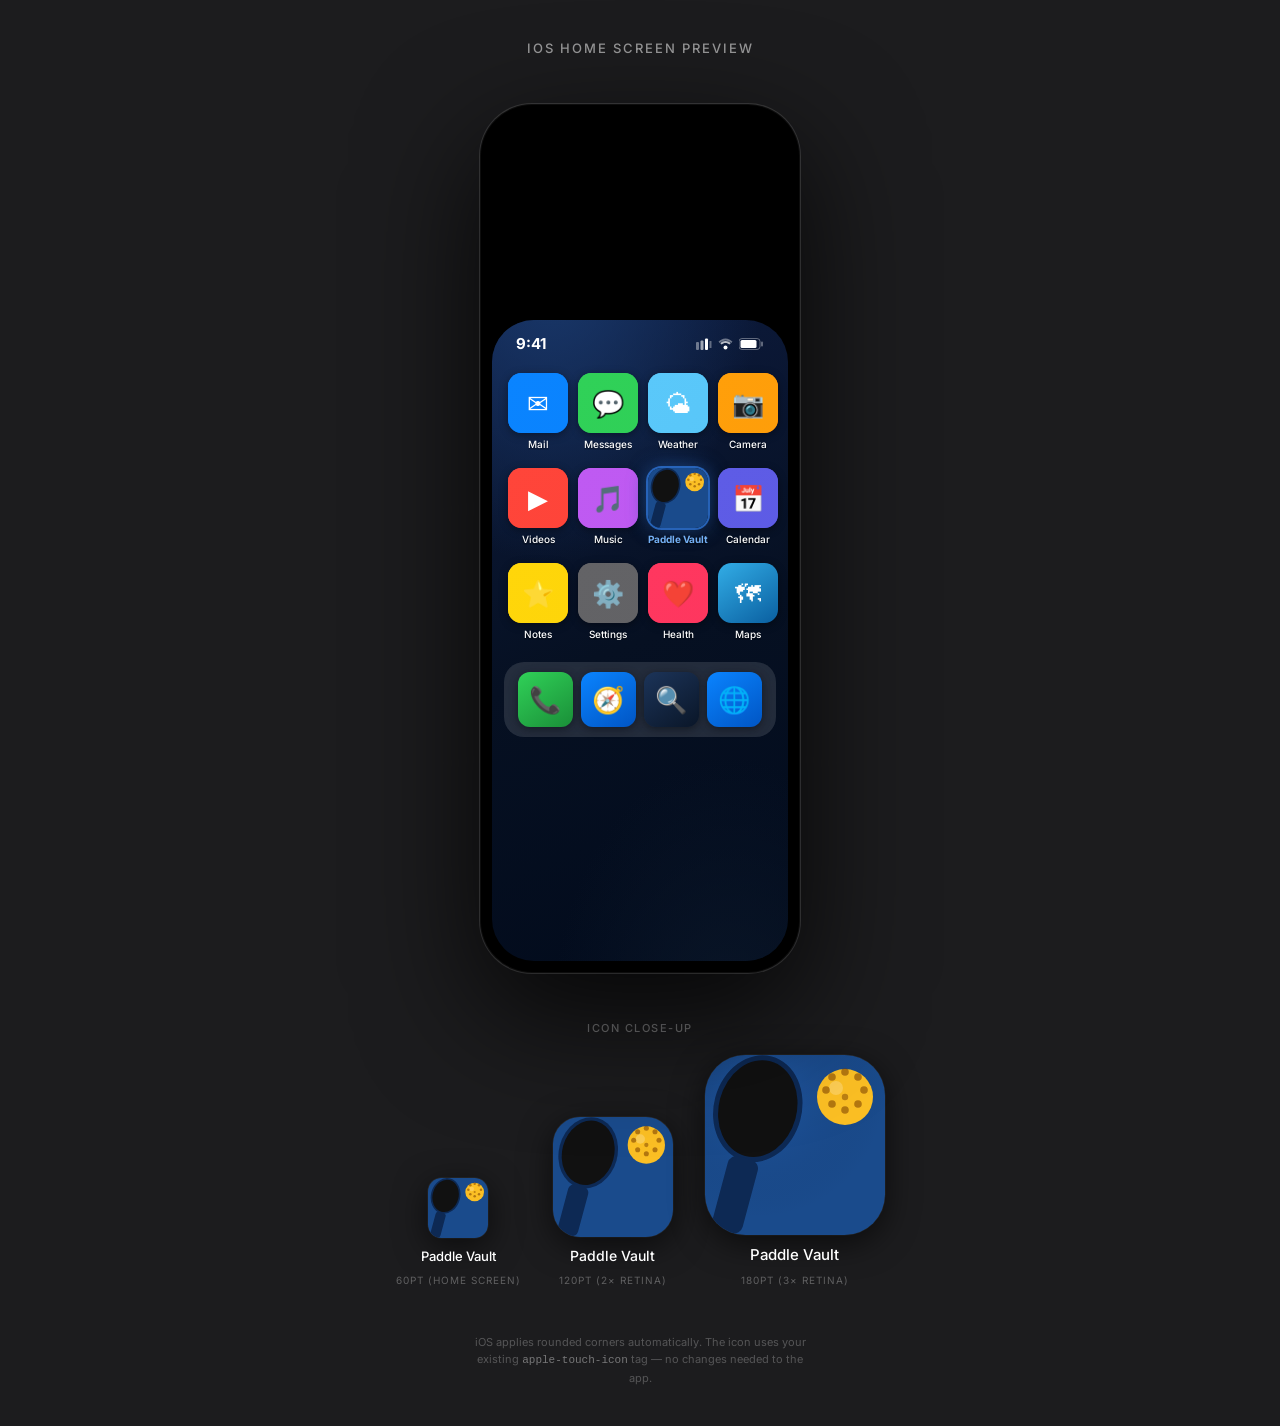
<file: ios-icon-preview.html>
<!DOCTYPE html>
<html lang="en">
<head>
<meta charset="UTF-8">
<meta name="viewport" content="width=device-width, initial-scale=1.0">
<title>iOS Icon Preview — Paddle Vault</title>
<link href="https://fonts.googleapis.com/css2?family=SF+Pro+Display:wght@400;600&family=Inter:wght@400;500;600&display=swap" rel="stylesheet">
<style>
  * { margin: 0; padding: 0; box-sizing: border-box; }

  body {
    font-family: 'Inter', -apple-system, sans-serif;
    background: #1c1c1e;
    min-height: 100vh;
    display: flex;
    flex-direction: column;
    align-items: center;
    justify-content: center;
    gap: 48px;
    padding: 40px 24px;
  }

  h1 {
    color: rgba(255,255,255,0.55);
    font-size: 13px;
    letter-spacing: 2px;
    text-transform: uppercase;
    font-weight: 500;
  }

  /* ── PHONE FRAME ──────────────────────────────────── */
  .phone {
    width: 320px;
    background: #000;
    border-radius: 52px;
    padding: 12px;
    box-shadow:
      0 0 0 1px rgba(255,255,255,0.12),
      0 40px 120px rgba(0,0,0,0.8),
      inset 0 0 0 1px rgba(255,255,255,0.05);
    position: relative;
  }

  /* notch / dynamic island */
  .island {
    width: 96px;
    height: 30px;
    background: #000;
    border-radius: 20px;
    margin: 0 auto 10px;
    position: relative;
    z-index: 2;
  }

  .screen {
    background: #000;
    border-radius: 42px;
    overflow: hidden;
    position: relative;
    aspect-ratio: 390/844;
  }

  /* wallpaper */
  .wallpaper {
    position: absolute;
    inset: 0;
    background:
      radial-gradient(ellipse 120% 80% at 20% -10%, #1a3a6e 0%, transparent 60%),
      radial-gradient(ellipse 100% 70% at 80% 110%, #0a1628 0%, transparent 60%),
      linear-gradient(160deg, #0d1b3e 0%, #061022 50%, #020b1c 100%);
  }

  /* status bar */
  .status-bar {
    position: relative;
    z-index: 10;
    display: flex;
    justify-content: space-between;
    align-items: center;
    padding: 14px 24px 0;
    color: white;
    font-size: 12px;
    font-weight: 600;
  }

  .status-time { font-size: 15px; font-weight: 700; }
  .status-icons { display: flex; align-items: center; gap: 6px; font-size: 11px; }

  /* home screen grid */
  .home-grid {
    position: relative;
    z-index: 5;
    padding: 20px 16px 0;
    display: grid;
    grid-template-columns: repeat(4, 1fr);
    gap: 18px 10px;
  }

  /* generic app icon */
  .app {
    display: flex;
    flex-direction: column;
    align-items: center;
    gap: 5px;
  }

  .app-icon {
    width: 60px;
    height: 60px;
    border-radius: 13.5px;
    overflow: hidden;
    box-shadow: 0 2px 8px rgba(0,0,0,0.4);
    flex-shrink: 0;
  }

  .app-label {
    font-size: 10px;
    color: white;
    font-weight: 500;
    text-align: center;
    text-shadow: 0 1px 3px rgba(0,0,0,0.8);
    max-width: 62px;
    overflow: hidden;
    text-overflow: ellipsis;
    white-space: nowrap;
  }

  /* Our icon — highlighted with a subtle glow */
  .app.featured .app-icon {
    box-shadow:
      0 0 0 2px rgba(45,114,210,0.8),
      0 0 20px rgba(45,114,210,0.6),
      0 4px 16px rgba(0,0,0,0.5);
  }

  /* generic placeholder icons */
  .icon-gray   { background: linear-gradient(145deg, #636366, #3a3a3c); }
  .icon-blue   { background: linear-gradient(145deg, #0a84ff, #0055c4); }
  .icon-green  { background: linear-gradient(145deg, #30d158, #1a8f38); }
  .icon-orange { background: linear-gradient(145deg, #ff9f0a, #c85000); }
  .icon-red    { background: linear-gradient(145deg, #ff453a, #bf1a12); }
  .icon-purple { background: linear-gradient(145deg, #bf5af2, #8a3bc1); }
  .icon-teal   { background: linear-gradient(145deg, #5ac8fa, #0077a8); }
  .icon-pink   { background: linear-gradient(145deg, #ff375f, #bf1945); }
  .icon-indigo { background: linear-gradient(145deg, #5e5ce6, #3634a3); }
  .icon-yellow { background: linear-gradient(145deg, #ffd60a, #c4a000); }

  /* dock */
  .dock {
    position: relative;
    z-index: 5;
    margin: 22px 12px 10px;
    background: rgba(255,255,255,0.12);
    backdrop-filter: blur(20px);
    -webkit-backdrop-filter: blur(20px);
    border-radius: 20px;
    padding: 10px;
    display: flex;
    justify-content: space-around;
    align-items: center;
  }

  .dock .app-icon {
    width: 55px;
    height: 55px;
    border-radius: 12px;
  }

  /* side buttons */
  .btn-side {
    position: absolute;
    background: #1a1a1a;
    border-radius: 3px;
  }
  .btn-power { right: -11px; top: 90px; width: 4px; height: 66px; }
  .btn-vol-up { left: -11px; top: 80px; width: 4px; height: 38px; }
  .btn-vol-dn { left: -11px; top: 126px; width: 4px; height: 38px; }
  .btn-silent { left: -11px; top: 56px; width: 4px; height: 22px; border-radius: 3px; }

  /* home indicator */
  .home-indicator {
    height: 28px;
    display: flex;
    align-items: center;
    justify-content: center;
  }
  .home-bar {
    width: 120px;
    height: 4px;
    background: rgba(255,255,255,0.4);
    border-radius: 2px;
  }

  /* ── ICON CLOSE-UP ────────────────────────────────── */
  .closeup-section {
    display: flex;
    flex-direction: column;
    align-items: center;
    gap: 20px;
  }

  .closeup-label {
    color: rgba(255,255,255,0.4);
    font-size: 11px;
    letter-spacing: 1.5px;
    text-transform: uppercase;
    font-weight: 500;
  }

  .closeup-row {
    display: flex;
    align-items: flex-end;
    gap: 32px;
  }

  .closeup-item {
    display: flex;
    flex-direction: column;
    align-items: center;
    gap: 10px;
  }

  .closeup-size {
    color: rgba(255,255,255,0.3);
    font-size: 10px;
    letter-spacing: 1px;
    text-transform: uppercase;
  }

  .icon-lg {
    border-radius: 22.5%;
    overflow: hidden;
    box-shadow: 0 8px 32px rgba(0,0,0,0.6), 0 0 0 0.5px rgba(255,255,255,0.1);
  }

  .icon-app-label-lg {
    font-size: 13px;
    color: white;
    font-weight: 500;
    text-align: center;
  }
</style>
</head>
<body>

<h1>iOS Home Screen Preview</h1>

<!-- ── PHONE MOCKUP ── -->
<div class="phone">
  <div class="btn-power"></div>
  <div class="btn-silent"></div>
  <div class="btn-vol-up"></div>
  <div class="btn-vol-dn"></div>

  <div class="island"></div>

  <div class="screen">
    <div class="wallpaper"></div>

    <div class="status-bar">
      <span class="status-time">9:41</span>
      <div class="status-icons">
        <svg width="16" height="12" viewBox="0 0 16 12" fill="white">
          <rect x="0" y="4" width="3" height="8" rx="1" opacity="0.4"/>
          <rect x="4.5" y="2.5" width="3" height="9.5" rx="1" opacity="0.6"/>
          <rect x="9" y="0.5" width="3" height="11.5" rx="1"/>
          <rect x="13.5" y="3" width="2" height="7" rx="0.5" opacity="0.35"/>
        </svg>
        <svg width="15" height="12" viewBox="0 0 15 12" fill="white">
          <path d="M7.5 2.5C9.8 2.5 11.8 3.5 13.2 5.1L14.5 3.8C12.7 1.8 10.2 0.5 7.5 0.5C4.8 0.5 2.3 1.8 0.5 3.8L1.8 5.1C3.2 3.5 5.2 2.5 7.5 2.5Z" opacity="0.4"/>
          <path d="M7.5 5C9 5 10.4 5.6 11.4 6.6L12.7 5.3C11.3 3.9 9.5 3 7.5 3C5.5 3 3.7 3.9 2.3 5.3L3.6 6.6C4.6 5.6 6 5 7.5 5Z" opacity="0.7"/>
          <circle cx="7.5" cy="9.5" r="2"/>
        </svg>
        <svg width="25" height="12" viewBox="0 0 25 12" fill="white">
          <rect x="0" y="0.5" width="21" height="11" rx="3" stroke="white" stroke-width="1" fill="none" opacity="0.35"/>
          <rect x="22" y="3.5" width="2" height="5" rx="1" opacity="0.35"/>
          <rect x="1.5" y="2" width="16" height="8" rx="1.5"/>
        </svg>
      </div>
    </div>

    <!-- app grid -->
    <div class="home-grid">
      <!-- row 1 -->
      <div class="app">
        <div class="app-icon icon-blue">
          <svg viewBox="0 0 60 60" width="60" height="60"><rect width="60" height="60" fill="url(#b)"/><defs><linearGradient id="b" x1="0" y1="0" x2="60" y2="60"><stop offset="0" stop-color="#0a84ff"/><stop offset="1" stop-color="#0055c4"/></linearGradient></defs><text x="30" y="40" text-anchor="middle" font-size="26" fill="white" font-family="Arial">✉</text></svg>
        </div>
        <span class="app-label">Mail</span>
      </div>
      <div class="app">
        <div class="app-icon icon-green">
          <svg viewBox="0 0 60 60" width="60" height="60"><rect width="60" height="60" fill="url(#g)"/><defs><linearGradient id="g" x1="0" y1="0" x2="60" y2="60"><stop offset="0" stop-color="#30d158"/><stop offset="1" stop-color="#1a8f38"/></linearGradient></defs><text x="30" y="40" text-anchor="middle" font-size="26" fill="white" font-family="Arial">💬</text></svg>
        </div>
        <span class="app-label">Messages</span>
      </div>
      <div class="app">
        <div class="app-icon icon-teal">
          <svg viewBox="0 0 60 60" width="60" height="60"><rect width="60" height="60" fill="url(#t)"/><defs><linearGradient id="t" x1="0" y1="0" x2="60" y2="60"><stop offset="0" stop-color="#5ac8fa"/><stop offset="1" stop-color="#0077a8"/></linearGradient></defs><text x="30" y="40" text-anchor="middle" font-size="26" fill="white" font-family="Arial">🌤</text></svg>
        </div>
        <span class="app-label">Weather</span>
      </div>
      <div class="app">
        <div class="app-icon icon-orange">
          <svg viewBox="0 0 60 60" width="60" height="60"><rect width="60" height="60" fill="url(#o)"/><defs><linearGradient id="o" x1="0" y1="0" x2="60" y2="60"><stop offset="0" stop-color="#ff9f0a"/><stop offset="1" stop-color="#c85000"/></linearGradient></defs><text x="30" y="40" text-anchor="middle" font-size="26" fill="white" font-family="Arial">📷</text></svg>
        </div>
        <span class="app-label">Camera</span>
      </div>

      <!-- row 2 -->
      <div class="app">
        <div class="app-icon icon-red">
          <svg viewBox="0 0 60 60" width="60" height="60"><rect width="60" height="60" fill="url(#r)"/><defs><linearGradient id="r" x1="0" y1="0" x2="60" y2="60"><stop offset="0" stop-color="#ff453a"/><stop offset="1" stop-color="#bf1a12"/></linearGradient></defs><text x="30" y="40" text-anchor="middle" font-size="26" fill="white" font-family="Arial">▶</text></svg>
        </div>
        <span class="app-label">Videos</span>
      </div>
      <div class="app">
        <div class="app-icon icon-purple">
          <svg viewBox="0 0 60 60" width="60" height="60"><rect width="60" height="60" fill="url(#p)"/><defs><linearGradient id="p" x1="0" y1="0" x2="60" y2="60"><stop offset="0" stop-color="#bf5af2"/><stop offset="1" stop-color="#8a3bc1"/></linearGradient></defs><text x="30" y="40" text-anchor="middle" font-size="26" fill="white" font-family="Arial">🎵</text></svg>
        </div>
        <span class="app-label">Music</span>
      </div>

      <!-- PADDLE VAULT — highlighted -->
      <div class="app featured">
        <div class="app-icon">
          <svg xmlns="http://www.w3.org/2000/svg" viewBox="0 0 180 180" width="60" height="60">
            <rect width="180" height="180" rx="36" fill="#1a4b8c"/>
            <g transform='translate(-12,14.6) rotate(15,49,98)'><ellipse cx='49' cy='37' rx='44' ry='54' fill='#0d2954'/><ellipse cx='49' cy='37' rx='39' ry='49' fill='#111111'/><rect x='34' y='88' width='31' height='76' rx='9' fill='#0d2954'/></g>
            <circle cx="140" cy="42" r="28" fill="#fbbf24"/>
            <circle cx="131" cy="33" r="7" fill="rgba(255,255,255,.22)"/>
            <circle cx="140" cy="17" r="3.8" fill="rgba(120,60,0,.55)"/>
            <circle cx="153" cy="22" r="3.8" fill="rgba(120,60,0,.55)"/>
            <circle cx="159" cy="35" r="3.8" fill="rgba(120,60,0,.55)"/>
            <circle cx="153" cy="49" r="3.8" fill="rgba(120,60,0,.55)"/>
            <circle cx="140" cy="55" r="3.8" fill="rgba(120,60,0,.55)"/>
            <circle cx="127" cy="49" r="3.8" fill="rgba(120,60,0,.55)"/>
            <circle cx="121" cy="35" r="3.8" fill="rgba(120,60,0,.55)"/>
            <circle cx="127" cy="22" r="3.8" fill="rgba(120,60,0,.55)"/>
            <circle cx="140" cy="42" r="3.2" fill="rgba(120,60,0,.48)"/>
          </svg>
        </div>
        <span class="app-label" style="color:#74b0f5;font-weight:700;">Paddle Vault</span>
      </div>

      <div class="app">
        <div class="app-icon icon-indigo">
          <svg viewBox="0 0 60 60" width="60" height="60"><rect width="60" height="60" fill="url(#i)"/><defs><linearGradient id="i" x1="0" y1="0" x2="60" y2="60"><stop offset="0" stop-color="#5e5ce6"/><stop offset="1" stop-color="#3634a3"/></linearGradient></defs><text x="30" y="40" text-anchor="middle" font-size="26" fill="white" font-family="Arial">📅</text></svg>
        </div>
        <span class="app-label">Calendar</span>
      </div>

      <!-- row 3 -->
      <div class="app">
        <div class="app-icon icon-yellow">
          <svg viewBox="0 0 60 60" width="60" height="60"><rect width="60" height="60" fill="url(#y)"/><defs><linearGradient id="y" x1="0" y1="0" x2="60" y2="60"><stop offset="0" stop-color="#ffd60a"/><stop offset="1" stop-color="#c4a000"/></linearGradient></defs><text x="30" y="40" text-anchor="middle" font-size="26" fill="white" font-family="Arial">⭐</text></svg>
        </div>
        <span class="app-label">Notes</span>
      </div>
      <div class="app">
        <div class="app-icon icon-gray">
          <svg viewBox="0 0 60 60" width="60" height="60"><rect width="60" height="60" fill="url(#gr)"/><defs><linearGradient id="gr" x1="0" y1="0" x2="60" y2="60"><stop offset="0" stop-color="#636366"/><stop offset="1" stop-color="#3a3a3c"/></linearGradient></defs><text x="30" y="40" text-anchor="middle" font-size="26" fill="white" font-family="Arial">⚙️</text></svg>
        </div>
        <span class="app-label">Settings</span>
      </div>
      <div class="app">
        <div class="app-icon icon-pink">
          <svg viewBox="0 0 60 60" width="60" height="60"><rect width="60" height="60" fill="url(#pk)"/><defs><linearGradient id="pk" x1="0" y1="0" x2="60" y2="60"><stop offset="0" stop-color="#ff375f"/><stop offset="1" stop-color="#bf1945"/></linearGradient></defs><text x="30" y="40" text-anchor="middle" font-size="26" fill="white" font-family="Arial">❤️</text></svg>
        </div>
        <span class="app-label">Health</span>
      </div>
      <div class="app">
        <div class="app-icon icon-blue" style="background:linear-gradient(145deg,#32ade6,#0a5fa0)">
          <svg viewBox="0 0 60 60" width="60" height="60"><rect width="60" height="60" fill="none"/><text x="30" y="40" text-anchor="middle" font-size="26" fill="white" font-family="Arial">🗺</text></svg>
        </div>
        <span class="app-label">Maps</span>
      </div>
    </div>

    <!-- dock -->
    <div class="dock">
      <div class="app-icon icon-green" style="width:55px;height:55px;border-radius:12px;">
        <svg viewBox="0 0 55 55" width="55" height="55"><rect width="55" height="55" fill="none"/><text x="27" y="37" text-anchor="middle" font-size="26" fill="white" font-family="Arial">📞</text></svg>
      </div>
      <div class="app-icon icon-blue" style="width:55px;height:55px;border-radius:12px;">
        <svg viewBox="0 0 55 55" width="55" height="55"><rect width="55" height="55" fill="none"/><text x="27" y="37" text-anchor="middle" font-size="26" fill="white" font-family="Arial">🧭</text></svg>
      </div>
      <div class="app-icon icon-gray" style="width:55px;height:55px;border-radius:12px;background:linear-gradient(145deg,#1c3459,#0a1628);">
        <!-- App Store blue gradient -->
        <svg viewBox="0 0 55 55" width="55" height="55"><rect width="55" height="55" fill="none"/><text x="27" y="37" text-anchor="middle" font-size="26" fill="white" font-family="Arial">🔍</text></svg>
      </div>
      <div class="app-icon" style="width:55px;height:55px;border-radius:12px;background:linear-gradient(145deg,#0a84ff,#0055c4);">
        <svg viewBox="0 0 55 55" width="55" height="55"><rect width="55" height="55" fill="none"/><text x="27" y="37" text-anchor="middle" font-size="26" fill="white" font-family="Arial">🌐</text></svg>
      </div>
    </div>

    <div class="home-indicator">
      <div class="home-bar"></div>
    </div>
  </div>
</div>

<!-- ── ICON CLOSE-UP ── -->
<div class="closeup-section">
  <div class="closeup-label">Icon close-up</div>
  <div class="closeup-row">

    <!-- 60×60 (home screen actual size) -->
    <div class="closeup-item">
      <div class="icon-lg" style="width:60px;height:60px;">
        <svg xmlns="http://www.w3.org/2000/svg" viewBox="0 0 180 180" width="60" height="60">
          <rect width="180" height="180" rx="36" fill="#1a4b8c"/>
          <g transform='translate(-12,14.6) rotate(15,49,98)'><ellipse cx='49' cy='37' rx='44' ry='54' fill='#0d2954'/><ellipse cx='49' cy='37' rx='39' ry='49' fill='#111111'/><rect x='34' y='88' width='31' height='76' rx='9' fill='#0d2954'/></g>
          <circle cx="140" cy="42" r="28" fill="#fbbf24"/>
          <circle cx="131" cy="33" r="7" fill="rgba(255,255,255,.22)"/>
          <circle cx="140" cy="17" r="3.8" fill="rgba(120,60,0,.55)"/>
          <circle cx="153" cy="22" r="3.8" fill="rgba(120,60,0,.55)"/>
          <circle cx="159" cy="35" r="3.8" fill="rgba(120,60,0,.55)"/>
          <circle cx="153" cy="49" r="3.8" fill="rgba(120,60,0,.55)"/>
          <circle cx="140" cy="55" r="3.8" fill="rgba(120,60,0,.55)"/>
          <circle cx="127" cy="49" r="3.8" fill="rgba(120,60,0,.55)"/>
          <circle cx="121" cy="35" r="3.8" fill="rgba(120,60,0,.55)"/>
          <circle cx="127" cy="22" r="3.8" fill="rgba(120,60,0,.55)"/>
          <circle cx="140" cy="42" r="3.2" fill="rgba(120,60,0,.48)"/>
        </svg>
      </div>
      <span class="icon-app-label-lg">Paddle Vault</span>
      <span class="closeup-size">60pt (home screen)</span>
    </div>

    <!-- 120×120 (2× retina) -->
    <div class="closeup-item">
      <div class="icon-lg" style="width:120px;height:120px;">
        <svg xmlns="http://www.w3.org/2000/svg" viewBox="0 0 180 180" width="120" height="120">
          <rect width="180" height="180" rx="36" fill="#1a4b8c"/>
          <g transform='translate(-12,14.6) rotate(15,49,98)'><ellipse cx='49' cy='37' rx='44' ry='54' fill='#0d2954'/><ellipse cx='49' cy='37' rx='39' ry='49' fill='#111111'/><rect x='34' y='88' width='31' height='76' rx='9' fill='#0d2954'/></g>
          <circle cx="140" cy="42" r="28" fill="#fbbf24"/>
          <circle cx="131" cy="33" r="7" fill="rgba(255,255,255,.22)"/>
          <circle cx="140" cy="17" r="3.8" fill="rgba(120,60,0,.55)"/>
          <circle cx="153" cy="22" r="3.8" fill="rgba(120,60,0,.55)"/>
          <circle cx="159" cy="35" r="3.8" fill="rgba(120,60,0,.55)"/>
          <circle cx="153" cy="49" r="3.8" fill="rgba(120,60,0,.55)"/>
          <circle cx="140" cy="55" r="3.8" fill="rgba(120,60,0,.55)"/>
          <circle cx="127" cy="49" r="3.8" fill="rgba(120,60,0,.55)"/>
          <circle cx="121" cy="35" r="3.8" fill="rgba(120,60,0,.55)"/>
          <circle cx="127" cy="22" r="3.8" fill="rgba(120,60,0,.55)"/>
          <circle cx="140" cy="42" r="3.2" fill="rgba(120,60,0,.48)"/>
        </svg>
      </div>
      <span class="icon-app-label-lg" style="font-size:14px;">Paddle Vault</span>
      <span class="closeup-size">120pt (2× retina)</span>
    </div>

    <!-- 180×180 (3× retina, iPad-ish) -->
    <div class="closeup-item">
      <div class="icon-lg" style="width:180px;height:180px;">
        <svg xmlns="http://www.w3.org/2000/svg" viewBox="0 0 180 180" width="180" height="180">
          <rect width="180" height="180" rx="36" fill="#1a4b8c"/>
          <!-- subtle inner highlight on background -->
          <radialGradient id="bg-hl" cx="30%" cy="20%" r="70%">
            <stop offset="0%" stop-color="#2d72d2" stop-opacity="0.4"/>
            <stop offset="100%" stop-color="#0d2954" stop-opacity="0"/>
          </radialGradient>
          <rect width="180" height="180" rx="36" fill="url(#bg-hl)"/>
          <g transform='translate(-12,14.6) rotate(15,49,98)'><ellipse cx='49' cy='37' rx='44' ry='54' fill='#0d2954'/><ellipse cx='49' cy='37' rx='39' ry='49' fill='#111111'/><rect x='34' y='88' width='31' height='76' rx='9' fill='#0d2954'/></g>
          <circle cx="140" cy="42" r="28" fill="#fbbf24"/>
          <circle cx="131" cy="33" r="7" fill="rgba(255,255,255,.22)"/>
          <circle cx="140" cy="17" r="3.8" fill="rgba(120,60,0,.55)"/>
          <circle cx="153" cy="22" r="3.8" fill="rgba(120,60,0,.55)"/>
          <circle cx="159" cy="35" r="3.8" fill="rgba(120,60,0,.55)"/>
          <circle cx="153" cy="49" r="3.8" fill="rgba(120,60,0,.55)"/>
          <circle cx="140" cy="55" r="3.8" fill="rgba(120,60,0,.55)"/>
          <circle cx="127" cy="49" r="3.8" fill="rgba(120,60,0,.55)"/>
          <circle cx="121" cy="35" r="3.8" fill="rgba(120,60,0,.55)"/>
          <circle cx="127" cy="22" r="3.8" fill="rgba(120,60,0,.55)"/>
          <circle cx="140" cy="42" r="3.2" fill="rgba(120,60,0,.48)"/>
        </svg>
      </div>
      <span class="icon-app-label-lg" style="font-size:15px;">Paddle Vault</span>
      <span class="closeup-size">180pt (3× retina)</span>
    </div>

  </div>
</div>

<!-- note -->
<p style="color:rgba(255,255,255,0.25);font-size:11px;text-align:center;max-width:340px;line-height:1.6;">
  iOS applies rounded corners automatically. The icon uses your existing <code style="color:rgba(255,255,255,0.4)">apple-touch-icon</code> tag — no changes needed to the app.
</p>

</body>
</html>
</file>
